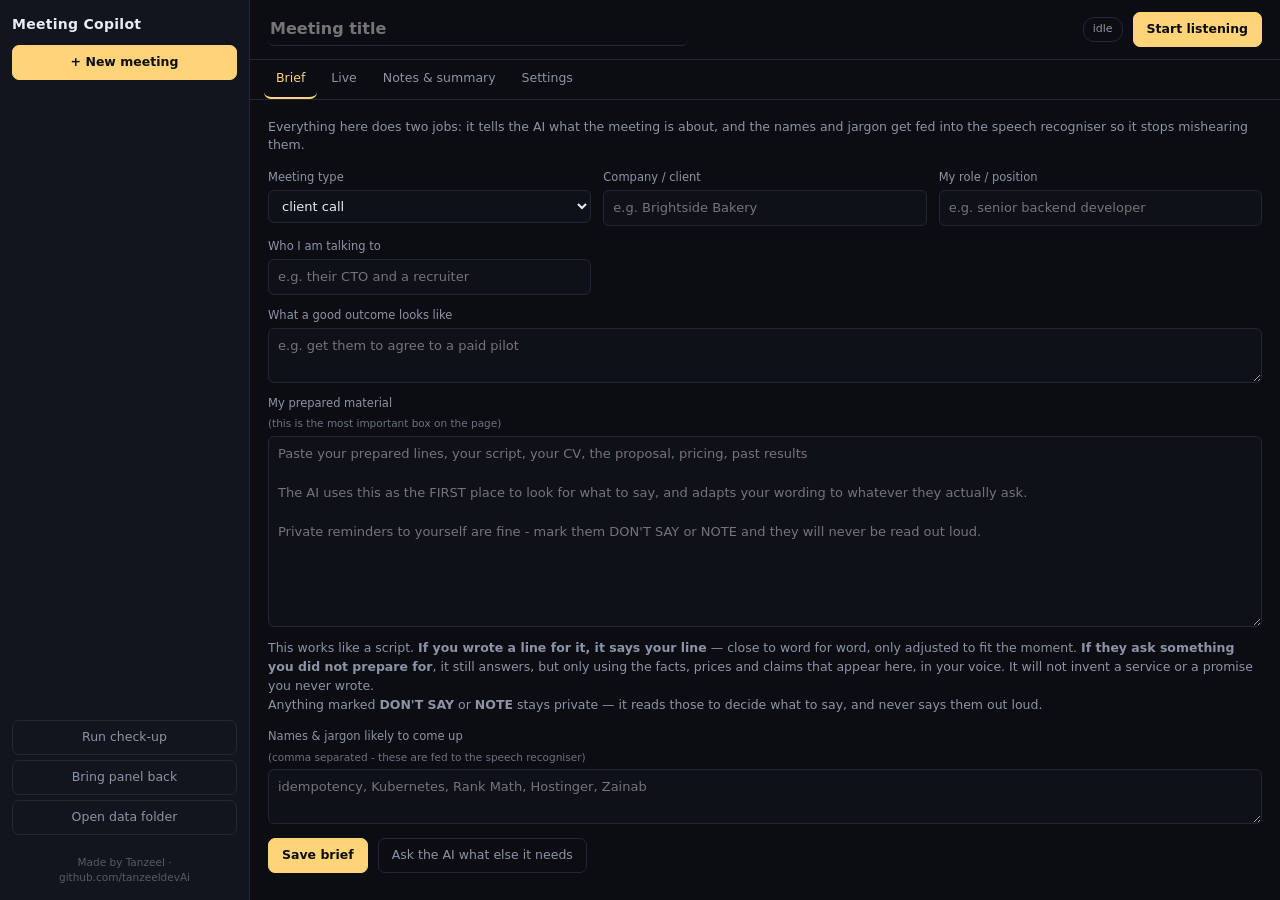
<file: src/dashboard/index.html>
<!doctype html>
<html lang="en">
<head>
<meta charset="utf-8" />
<meta http-equiv="Content-Security-Policy" content="default-src 'none'; style-src 'self'; script-src 'self';" />
<title>Meeting Copilot - Dashboard</title>
<link rel="stylesheet" href="dashboard.css" />
</head>
<body>

<aside id="side">
  <div id="brand">Meeting&nbsp;Copilot</div>
  <button id="newMeeting" class="primary">+ New meeting</button>
  <div id="list"></div>
  <div id="sideFoot">
    <button id="doctorBtn" class="ghost">Run check-up</button>
    <button id="resetOverlayBtn" class="ghost">Bring panel back</button>
    <button id="folderBtn" class="ghost">Open data folder</button>
    <div id="aiUsing" class="ai-using"></div>
    <div class="credit">Made by Tanzeel &middot;
      <a href="https://github.com/tanzeeldevAi" target="_blank" rel="noopener">github.com/tanzeeldevAi</a></div>
  </div>
</aside>

<main id="main">

  <header id="top">
    <input id="title" placeholder="Meeting title" />
    <div class="spacer"></div>
    <span id="liveState" class="pill idle">idle</span>
    <button id="startBtn" class="primary">Start listening</button>
    <button id="stopBtn" class="danger hidden">Stop</button>
  </header>

  <nav id="tabs">
    <button data-tab="brief" class="on">Brief</button>
    <button data-tab="live">Live</button>
    <button data-tab="notes">Notes &amp; summary</button>
    <button data-tab="settings">Settings</button>
  </nav>

  <div id="err" class="hidden"></div>

  <!-- Shown until an AI is signed in. Each button starts that tool's own
       sign-in, which opens the browser; the card notices when it finishes. -->
  <div id="connect" class="hidden">
    <div class="connect-text">
      <b>Connect the AI that writes your answers</b>
      <span id="connectMsg">Sign in once with the subscription you already have. Your browser opens, and this page carries on by itself.</span>
    </div>
    <div class="connect-actions">
      <button id="signClaude" class="primary">Sign in with Claude</button>
      <button id="signChatgpt">Sign in with ChatGPT</button>
      <button id="signCursor">Sign in with Cursor</button>
    </div>
  </div>

  <!-- ---------------- BRIEF ---------------- -->
  <section id="tab-brief" class="tab on">
    <p class="hint">
      Everything here does two jobs: it tells the AI what the meeting is about, and the
      names and jargon get fed into the speech recogniser so it stops mishearing them.
    </p>

    <div class="grid">
      <label>Meeting type
        <select id="kind">
          <option>client call</option>
          <option>interview</option>
          <option>sales call</option>
          <option>standup</option>
          <option>negotiation</option>
          <option>other</option>
        </select>
      </label>
      <label>Company / client<input id="company" placeholder="e.g. Brightside Bakery" /></label>
      <label>My role / position<input id="role" placeholder="e.g. senior backend developer" /></label>
      <label>Who I am talking to<input id="otherSide" placeholder="e.g. their CTO and a recruiter" /></label>
    </div>

    <label class="full">What a good outcome looks like
      <textarea id="goal" rows="2" placeholder="e.g. get them to agree to a paid pilot"></textarea>
    </label>

    <label class="full">My prepared material <small>(this is the most important box on the page)</small>
      <textarea id="background" rows="9" placeholder="Paste your prepared lines, your script, your CV, the proposal, pricing, past results&#10;&#10;The AI uses this as the FIRST place to look for what to say, and adapts your wording to whatever they actually ask.&#10;&#10;Private reminders to yourself are fine - mark them DON'T SAY or NOTE and they will never be read out loud."></textarea>
    </label>
    <p class="hint" style="margin-top:-6px">
      This works like a script. <b>If you wrote a line for it, it says your line</b> &mdash; close to
      word for word, only adjusted to fit the moment. <b>If they ask something you did not prepare
      for</b>, it still answers, but only using the facts, prices and claims that appear here, in your
      voice. It will not invent a service or a promise you never wrote.<br />
      Anything marked <b>DON'T SAY</b> or <b>NOTE</b> stays private &mdash; it reads those to decide
      what to say, and never says them out loud.
    </p>

    <label class="full">Names &amp; jargon likely to come up <small>(comma separated - these are fed to the speech recogniser)</small>
      <textarea id="terms" rows="2" placeholder="idempotency, Kubernetes, Rank Math, Hostinger, Zainab"></textarea>
    </label>

    <div class="row">
      <button id="saveBrief" class="primary">Save brief</button>
      <button id="clarifyBtn" class="ghost">Ask the AI what else it needs</button>
      <span id="savedMsg" class="ok hidden">saved</span>
    </div>

    <div id="prep" class="hidden">
      <h3>The AI wants to know</h3>
      <p class="hint">Answering these is the single biggest thing you can do for answer quality.
        Your answers get appended to the background above.</p>
      <div id="prepList"></div>
      <div class="row"><button id="prepSave" class="primary">Add answers to brief</button></div>
    </div>
  </section>

  <!-- ---------------- LIVE ---------------- -->
  <section id="tab-live" class="tab">
    <div id="devices" class="devices">not listening</div>
    <div id="liveFeed"></div>
  </section>

  <!-- ---------------- NOTES ---------------- -->
  <section id="tab-notes" class="tab">
    <div class="row">
      <button id="summariseBtn" class="primary">Generate summary</button>
      <button id="docxBtn" class="ghost">Download Word (.docx)</button>
    </div>
    <div id="summary" class="hint">No summary yet. Generate one after the meeting.</div>
    <h3>Notes</h3>
    <div class="row">
      <input id="noteInput" placeholder="Type a note and press Enter…" style="flex:1" />
      <button id="noteAdd" class="ghost">Add</button>
    </div>
    <div id="notes" class="hint">No notes.</div>
  </section>

  <!-- ---------------- SETTINGS ---------------- -->
  <section id="tab-settings" class="tab">

    <h3 style="margin-top:0">Audio devices</h3>
    <p class="hint">Pick the speaker your meeting plays through and the microphone you talk into.
      <b>Test speaker</b> also checks that the app can actually hear that speaker &mdash; that is the
      path the other person's voice travels, so if it fails nothing gets transcribed.</p>
    <div class="grid">
      <label>Speaker <small>(where the meeting plays &mdash; this is what gets transcribed)</small>
        <select id="dOutput"><option value="">Same as system</option></select>
      </label>
      <label>Microphone <small>(your own voice)</small>
        <select id="dInput"><option value="">Same as system</option></select>
      </label>
    </div>
    <div class="row">
      <button id="dTestSpeaker" class="primary">Test speaker</button>
      <button id="dTestMic" class="primary">Test mic</button>
      <button id="dRefresh" class="ghost">Refresh list</button>
      <label class="check" style="margin:0"><input type="checkbox" id="dPlayback" checked /> play my recording back</label>
    </div>
    <div id="dResult" class="hint">Not tested yet.</div>

    <h3>Read answers on your phone</h3>
    <p class="hint">The only way to stay invisible when you share your <b>entire screen</b>.
      Some Windows laptops, usually ones with older Intel graphics, cannot hide a window from a
      full-screen capture, so the panel shows as a dark box. Put the answers on your phone instead and there
      is nothing on screen to capture at all. Same WiFi, scan the code.</p>
    <label class="check"><input type="checkbox" id="cEnabled" /> Serve the phone view while a meeting is running</label>
    <div id="cBox" class="hint">Start listening and the link appears here.</div>

    <h3>Brain &amp; speech</h3>
    <div class="grid">
      <label>Live answers <small>(speed matters most)</small>
        <select id="sModel">
          <option value="haiku">Haiku (fastest - recommended)</option>
          <option value="sonnet">Sonnet (smarter, a little slower)</option>
          <option value="opus">Opus (best, slowest)</option>
        </select>
      </label>
      <label>Prep &amp; summary <small>(nobody waiting)</small>
        <select id="sDeepModel">
          <option value="sonnet">Sonnet (recommended)</option>
          <option value="opus">Opus (best)</option>
          <option value="haiku">Haiku (fastest)</option>
        </select>
      </label>
      <label>Answer length (max words)<input id="sWords" type="number" min="20" max="150" /></label>
      <label>Speech backend
        <select id="sBackend"><option value="local">local (no key, uses CPU)</option><option value="cloud">cloud (low latency, needs key)</option></select>
      </label>
      <label>Local model
        <select id="sWhisper"><option value="tiny.en">tiny.en (fastest - best on older laptops)</option><option value="base.en">base.en (more accurate)</option><option value="small.en">small.en (most accurate, needs a fast CPU)</option></select>
      </label>
      <label>CPU threads<input id="sThreads" type="number" min="1" max="4" /></label>
      <label>Cloud speech API key<input id="sKey" type="password" placeholder="only for the cloud speech backend" /></label>
      <label>Anthropic API key <small>(only if the Claude CLI cannot sign in - bills per token)</small><input id="sAnthropicKey" type="password" placeholder="leave empty to use your Claude subscription" /></label>
      <label>Main brain
        <select id="sProvider">
          <option value="claude">Claude (your Claude Pro or Max subscription)</option>
          <option value="codex">ChatGPT (your ChatGPT subscription, through the Codex CLI)</option>
          <option value="cursor">Cursor (your Cursor subscription, through the Agent CLI)</option>
          <option value="openai">OpenAI API (API key, pay per use)</option>
        </select>
      </label>
      <label>OpenAI model
        <select id="sOpenaiModel"><option value="gpt-4o-mini">gpt-4o-mini (fastest, cheapest)</option><option value="gpt-4o">gpt-4o (better)</option><option value="gpt-4.1-mini">gpt-4.1-mini</option><option value="gpt-4.1">gpt-4.1</option></select>
      </label>
      <label>OpenAI API key <small>(from platform.openai.com - only for "OpenAI API"; ChatGPT needs no key)</small><input id="sOpenaiKey" type="password" placeholder="sk-..." /></label>
      <label>Cursor API key <small>(optional - from cursor.com dashboard; otherwise use Sign in with Cursor)</small><input id="sCursorKey" type="password" placeholder="optional" /></label>
    </div>
    <label class="check"><input type="checkbox" id="sAuto" /> Answer automatically when they speak</label>
    <label class="check"><input type="checkbox" id="sSuggest" /> Suggest questions I could ask</label>
    <label class="check"><input type="checkbox" id="sPartials" /> Show live partial text while they speak <small>(costs CPU - leave off on older laptops)</small></label>
    <label class="check"><input type="checkbox" id="sMe" /> Also transcribe my own voice (for context and notes)</label>
    <label class="check"><input type="checkbox" id="sEcho" /> Drop my mic picking up their voice from my speakers</label>
    <label class="check"><input type="checkbox" id="sFallback" /> If Claude fails mid-meeting, keep answering with a backup <small>(OpenAI key, else ChatGPT, else Cursor)</small></label>
    <label class="check"><input type="checkbox" id="sMock" /> Offline demo mode (canned answers, no AI)</label>

    <div class="row"><button id="saveSettings" class="primary">Save settings</button><span id="setMsg" class="ok hidden">saved</span></div>

    <h3>Check-up</h3>
    <div id="doctor" class="hint">Run the check-up to see if everything is wired correctly.</div>
  </section>

</main>

<script src="dashboard.js"></script>
</body>
</html>
</file>
<file: src/dashboard/dashboard.css>
* { margin:0; padding:0; box-sizing:border-box; }
:root{
  --bg:#0b0d12; --panel:#12151d; --line:#222735; --text:#e8ecf4; --dim:#8b94a6;
  --accent:#ffd479; --them:#6fd3ff; --me:#b6f09c; --bad:#ff8a80; --ok:#4ade80;
}
html,body{height:100%;}
body{
  display:grid; grid-template-columns:250px 1fr; background:var(--bg); color:var(--text);
  font:13.5px/1.5 "Segoe UI",system-ui,sans-serif; overflow:hidden;
}

/* ---------- sidebar ---------- */
#side{ background:var(--panel); border-right:1px solid var(--line); display:flex; flex-direction:column; padding:14px 12px; gap:10px; overflow:hidden; }
#brand{ font-weight:650; letter-spacing:.02em; font-size:14px; }
#list{ flex:1; overflow-y:auto; display:flex; flex-direction:column; gap:5px; margin-top:4px; }
.item{ padding:8px 9px; border-radius:7px; border:1px solid transparent; cursor:pointer; }
.item:hover{ background:rgba(255,255,255,.05); }
.item.on{ background:rgba(255,212,121,.11); border-color:rgba(255,212,121,.35); }
.item b{ display:block; font-weight:550; font-size:12.5px; }
.item span{ font-size:10.5px; color:var(--dim); }
#sideFoot{ display:flex; flex-direction:column; gap:5px; }

/* ---------- main ---------- */
#main{ display:flex; flex-direction:column; overflow:hidden; }
#top{ display:flex; align-items:center; gap:10px; padding:12px 18px; border-bottom:1px solid var(--line); }
#title{ flex:0 1 420px; background:transparent; border:none; border-bottom:1px solid var(--line); color:var(--text); font:inherit; font-size:16px; font-weight:600; padding:4px 2px; outline:none; }
#title:focus{ border-bottom-color:var(--accent); }
.spacer{ flex:1; }
.pill{ font-size:11px; padding:3px 9px; border-radius:11px; border:1px solid var(--line); color:var(--dim); }
.pill.live{ color:#0b0d12; background:var(--ok); border-color:var(--ok); font-weight:600; }

#tabs{ display:flex; gap:2px; padding:0 14px; border-bottom:1px solid var(--line); }
#tabs button{ background:transparent; border:none; border-bottom:2px solid transparent; color:var(--dim); font:inherit; font-size:12.5px; padding:9px 12px; cursor:pointer; }
#tabs button:hover{ color:var(--text); }
#tabs button.on{ color:var(--accent); border-bottom-color:var(--accent); }

.tab{ display:none; padding:18px; overflow-y:auto; flex:1; }
.tab.on{ display:block; }

#err{ margin:12px 18px 0; padding:9px 12px; border-radius:7px; background:rgba(255,138,128,.13); border:1px solid rgba(255,138,128,.32); color:#ffd9d5; font-size:12.5px; }
.hidden{ display:none !important; }

/* ---------- forms ---------- */
.hint{ color:var(--dim); font-size:12.5px; margin-bottom:14px; }
.grid{ display:grid; grid-template-columns:repeat(auto-fit,minmax(240px,1fr)); gap:12px; margin-bottom:12px; }
label{ display:flex; flex-direction:column; gap:4px; font-size:11.5px; color:var(--dim); }
label.full{ margin-bottom:12px; }
label small{ font-size:10.5px; opacity:.75; }
input,select,textarea{
  background:#0e1118; border:1px solid var(--line); border-radius:6px; color:var(--text);
  font:inherit; font-size:13px; padding:7px 9px; outline:none; resize:vertical;
}
input:focus,select:focus,textarea:focus{ border-color:rgba(255,212,121,.5); }
label.check{ flex-direction:row; align-items:center; gap:8px; font-size:12.5px; color:var(--text); margin:7px 0; }
label.check input{ width:auto; }
.row{ display:flex; align-items:center; gap:10px; margin:14px 0; }

button{ font:inherit; font-size:12.5px; padding:7px 13px; border-radius:7px; cursor:pointer; border:1px solid var(--line); background:rgba(255,255,255,.05); color:var(--text); }
button:hover{ background:rgba(255,255,255,.1); }
button.primary{ background:var(--accent); border-color:var(--accent); color:#0b0d12; font-weight:600; }
button.primary:hover{ filter:brightness(1.08); }
button.danger{ background:rgba(255,138,128,.16); border-color:rgba(255,138,128,.4); color:#ffd9d5; }
button.ghost{ background:transparent; color:var(--dim); }
button.ghost:hover{ color:var(--text); }
.ok{ color:var(--ok); font-size:11.5px; }

h3{ font-size:13px; font-weight:600; margin:20px 0 8px; }

/* ---------- live ---------- */
.devices{ font-size:11.5px; color:var(--dim); padding:8px 11px; background:var(--panel); border:1px solid var(--line); border-radius:7px; margin-bottom:12px; }
#liveFeed{ display:flex; flex-direction:column; gap:6px; }
.t{ font-size:13px; line-height:1.45; }
.t .who{ font-size:9.5px; letter-spacing:.09em; margin-right:7px; opacity:.8; }
.t.them .who{ color:var(--them); }
.t.me .who{ color:var(--me); }
.t.me{ color:var(--dim); }

/* ---------- doctor ---------- */
.chk{ display:flex; gap:9px; align-items:flex-start; padding:6px 0; font-size:12.5px; }
.chk b{ font-weight:600; min-width:130px; }
.chk .good{ color:var(--ok); } .chk .fail{ color:var(--bad); }

/* Credit line: the last thing in the sidebar, under its buttons. Small and
   faint, and part of the sidebar's own column, so it never sits on top of the
   page content however far that scrolls. */
.credit{ margin-top:6px; text-align:center; font-size:10.5px; line-height:1.5; color:var(--dim); opacity:.55; }
.credit a{ color:inherit; text-decoration:none; }
.credit a:hover, .credit a:focus-visible{ text-decoration:underline; color:var(--text); opacity:1; }

/* Connect card: the one thing to do before a first meeting. */
#connect{ margin:12px 18px 0; padding:14px 16px; border-radius:10px; display:flex; gap:16px;
  align-items:center; justify-content:space-between; flex-wrap:wrap;
  background:rgba(255,212,121,.08); border:1px solid rgba(255,212,121,.35); }
#connect .connect-text{ display:flex; flex-direction:column; gap:3px; min-width:260px; flex:1; }
#connect .connect-text b{ font-size:14px; }
#connect .connect-text span{ font-size:12.5px; color:var(--dim); }
#connect .connect-actions{ display:flex; gap:8px; flex-wrap:wrap; }
#connect.waiting .connect-text span{ color:var(--accent); }
.ai-using{ font-size:11.5px; color:var(--dim); text-align:center; margin-top:4px; }
.ai-using b{ color:var(--ok); font-weight:600; }
</file>
